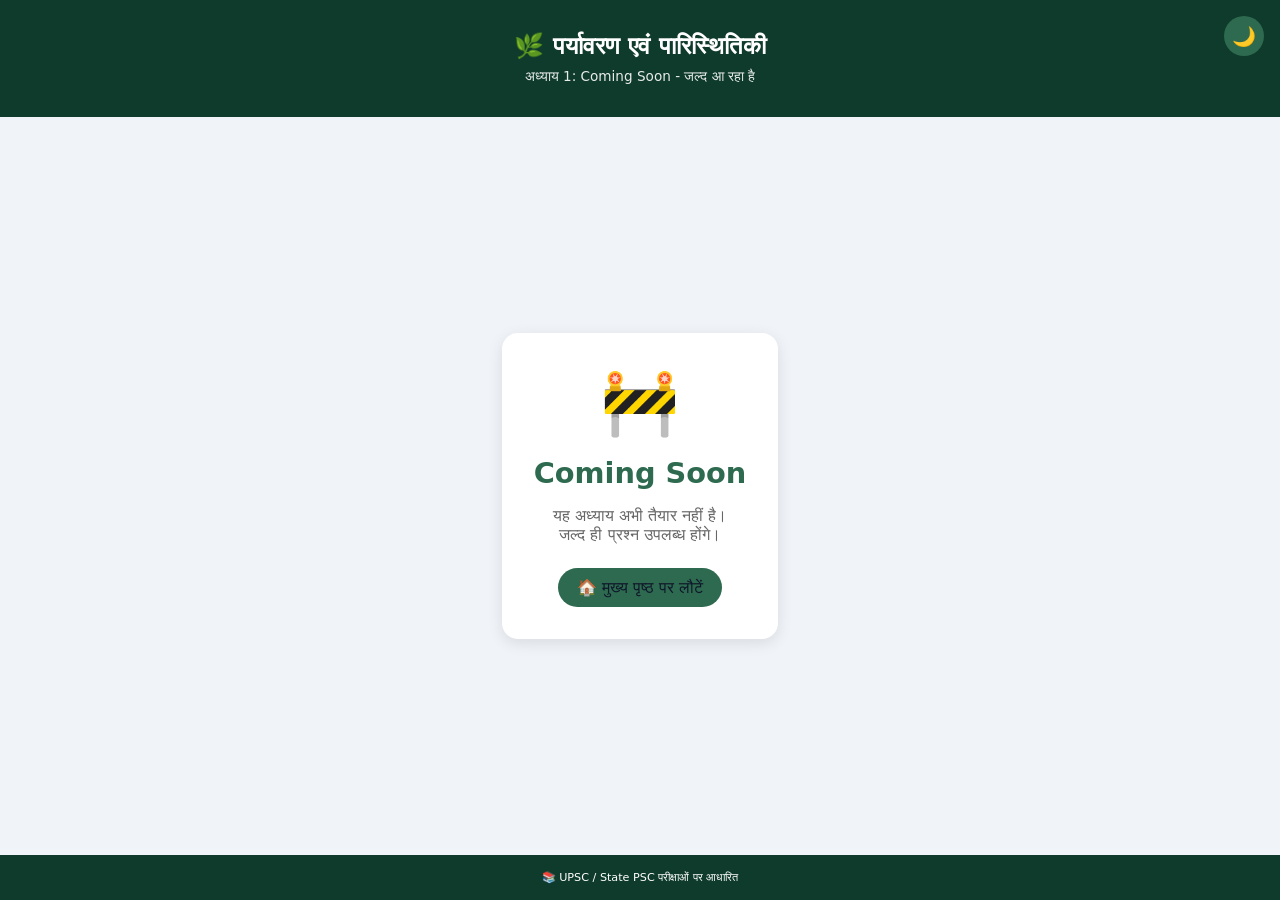
<file: chapter-1/index.html>
<!DOCTYPE html>
<html lang="hi">
<head>
    <meta charset="UTF-8">
    <meta name="viewport" content="width=device-width, initial-scale=1.0">
    <title>अध्याय - Coming Soon | पर्यावरण एवं पारिस्थितिकी</title>
    <style>
        * { margin: 0; padding: 0; box-sizing: border-box; }

        :root {
            --bg: #f0f4f8;
            --card-bg: #ffffff;
            --text: #1e293b;
            --primary: #2d6a4f;
            --header-bg: #0f3b2c;
        }

        body.dark-mode {
            --bg: #0f172a;
            --card-bg: #1e293b;
            --text: #f1f5f9;
            --header-bg: #020617;
        }

        body {
            font-family: 'Segoe UI', system-ui, sans-serif;
            background: var(--bg);
            color: var(--text);
            transition: background 0.3s, color 0.3s;
            min-height: 100vh;
            display: flex;
            flex-direction: column;
        }

        .header {
            background: var(--header-bg);
            color: white;
            padding: 2rem 1rem;
            text-align: center;
        }
        .header h1 { font-size: 1.5rem; margin-bottom: 0.5rem; }
        .header p { font-size: 0.85rem; opacity: 0.9; }

        .dark-toggle {
            position: fixed;
            top: 1rem;
            right: 1rem;
            background: var(--primary);
            color: #0f172a;
            border: none;
            width: 2.5rem;
            height: 2.5rem;
            border-radius: 50%;
            font-size: 1.2rem;
            cursor: pointer;
            z-index: 1000;
        }

        .container {
            flex: 1;
            display: flex;
            justify-content: center;
            align-items: center;
            padding: 2rem;
        }

        .coming-soon-card {
            background: var(--card-bg);
            border-radius: 1rem;
            padding: 2rem;
            text-align: center;
            max-width: 500px;
            margin: 0 auto;
            box-shadow: 0 4px 15px rgba(0,0,0,0.1);
        }

        .coming-soon-icon {
            font-size: 4rem;
            margin-bottom: 1rem;
        }

        .coming-soon-title {
            font-size: 1.8rem;
            font-weight: 700;
            color: var(--primary);
            margin-bottom: 1rem;
        }

        .coming-soon-text {
            font-size: 1rem;
            margin-bottom: 1.5rem;
            color: var(--text-secondary, #666);
        }

        .back-home {
            display: inline-block;
            padding: 0.6rem 1.2rem;
            background: var(--primary);
            color: #0f172a;
            text-decoration: none;
            border-radius: 2rem;
            font-weight: 500;
        }

        .footer {
            text-align: center;
            padding: 1rem;
            background: var(--header-bg);
            color: white;
            font-size: 0.7rem;
        }
    </style>
</head>
<body>

<button class="dark-toggle" id="darkModeToggle">🌙</button>

<div class="header">
    <h1>🌿 पर्यावरण एवं पारिस्थितिकी</h1>
    <p id="chapterInfo">अध्याय - Coming Soon</p>
</div>

<div class="container">
    <div class="coming-soon-card">
        <div class="coming-soon-icon">🚧</div>
        <div class="coming-soon-title">Coming Soon</div>
        <div class="coming-soon-text">
            यह अध्याय अभी तैयार नहीं है।<br>
            जल्द ही प्रश्न उपलब्ध होंगे।
        </div>
        <a href="../index.html" class="back-home">🏠 मुख्य पृष्ठ पर लौटें</a>
    </div>
</div>

<div class="footer">
    <p>📚 UPSC / State PSC परीक्षाओं पर आधारित</p>
</div>

<script>
    function initDarkMode() {
        const saved = localStorage.getItem('darkMode');
        const toggle = document.getElementById('darkModeToggle');
        if (saved === 'enabled') {
            document.body.classList.add('dark-mode');
            toggle.textContent = '☀️';
        } else {
            document.body.classList.remove('dark-mode');
            toggle.textContent = '🌙';
        }
        toggle.addEventListener('click', () => {
            document.body.classList.toggle('dark-mode');
            const isDark = document.body.classList.contains('dark-mode');
            localStorage.setItem('darkMode', isDark ? 'enabled' : 'disabled');
            toggle.textContent = isDark ? '☀️' : '🌙';
        });
    }

    function updateChapterInfo() {
        const path = window.location.pathname;
        const match = path.match(/chapter-(\d+)/);
        if (match) {
            const chapterNum = match[1];
            document.getElementById('chapterInfo').innerHTML = `अध्याय ${chapterNum}: Coming Soon - जल्द आ रहा है`;
        }
    }

    initDarkMode();
    updateChapterInfo();
</script>
</body>
</html>
</file>
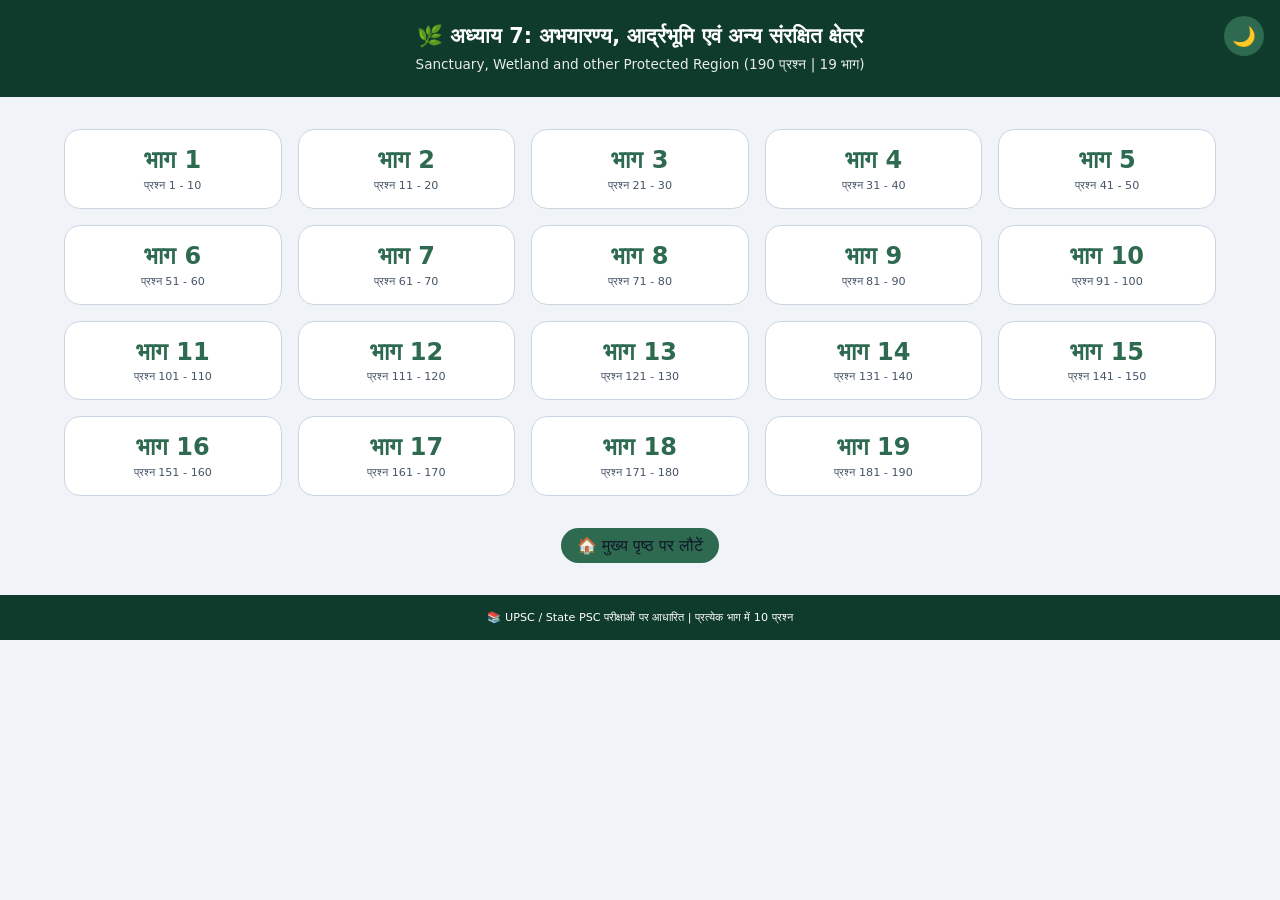
<file: chapter-7/index.html>
<!DOCTYPE html>
<html lang="hi">
<head>
    <meta charset="UTF-8">
    <meta name="viewport" content="width=device-width, initial-scale=1.0">
    <title>अध्याय 7: अभयारण्य, आर्द्रभूमि एवं अन्य संरक्षित क्षेत्र | भाग चुनें</title>
    <link rel="stylesheet" href="style.css">
</head>
<body>

<button class="dark-toggle" id="darkModeToggle">🌙</button>

<div class="header">
    <h1>🌿 अध्याय 7: अभयारण्य, आर्द्रभूमि एवं अन्य संरक्षित क्षेत्र</h1>
    <p>Sanctuary, Wetland and other Protected Region (190 प्रश्न | 19 भाग)</p>
</div>

<div class="container">
    <div class="parts-grid" id="partsGrid"></div>
    <div class="back-home-container">
        <a href="../index.html" class="back-home">🏠 मुख्य पृष्ठ पर लौटें</a>
    </div>
</div>

<div class="footer">
    <p>📚 UPSC / State PSC परीक्षाओं पर आधारित | प्रत्येक भाग में 10 प्रश्न</p>
</div>

<script>
    function initDarkMode() {
        const saved = localStorage.getItem('darkMode');
        const toggle = document.getElementById('darkModeToggle');
        if (saved === 'enabled') {
            document.body.classList.add('dark-mode');
            toggle.textContent = '☀️';
        } else {
            document.body.classList.remove('dark-mode');
            toggle.textContent = '🌙';
        }
        toggle.addEventListener('click', () => {
            document.body.classList.toggle('dark-mode');
            const isDark = document.body.classList.contains('dark-mode');
            localStorage.setItem('darkMode', isDark ? 'enabled' : 'disabled');
            toggle.textContent = isDark ? '☀️' : '🌙';
        });
    }

    function renderParts() {
        const totalParts = 19;
        const questionsPerPart = 10;
        const grid = document.getElementById('partsGrid');
        let html = '';
        for (let i = 1; i <= totalParts; i++) {
            const startQ = (i - 1) * questionsPerPart + 1;
            const endQ = i * questionsPerPart;
            html += `
                <a href="../viewer.html?chapter=7&part=${i}" class="part-card">
                    <div class="part-number">भाग ${i}</div>
                    <div class="part-range">प्रश्न ${startQ} - ${endQ}</div>
                </a>
            `;
        }
        grid.innerHTML = html;
    }

    initDarkMode();
    renderParts();
</script>
</body>
</html>
</file>
<file: chapter-7/style.css>
* { margin: 0; padding: 0; box-sizing: border-box; }

:root {
    --bg: #f0f4f8;
    --card-bg: #ffffff;
    --text: #1e293b;
    --text-secondary: #475569;
    --border: #cbd5e1;
    --primary: #2d6a4f;
    --header-bg: #0f3b2c;
    --btn-shadow: rgba(0,0,0,0.1);
}

body.dark-mode {
    --bg: #0f172a;
    --card-bg: #1e293b;
    --text: #f1f5f9;
    --text-secondary: #cbd5e1;
    --border: #334155;
    --primary: #4ade80;
    --header-bg: #020617;
    --btn-shadow: rgba(0,0,0,0.3);
}

body {
    font-family: 'Segoe UI', 'Noto Sans', system-ui, sans-serif;
    background: var(--bg);
    color: var(--text);
    transition: background 0.3s, color 0.3s;
}

.header {
    background: var(--header-bg);
    color: white;
    padding: 1.5rem;
    text-align: center;
}

.header h1 { font-size: 1.3rem; margin-bottom: 0.5rem; }
.header p { font-size: 0.85rem; opacity: 0.9; }

.dark-toggle {
    position: fixed;
    top: 1rem;
    right: 1rem;
    background: var(--primary);
    color: #0f172a;
    border: none;
    width: 2.5rem;
    height: 2.5rem;
    border-radius: 50%;
    font-size: 1.2rem;
    cursor: pointer;
    z-index: 1000;
}

.container {
    max-width: 1200px;
    margin: 2rem auto;
    padding: 0 1.5rem;
}

.parts-grid {
    display: grid;
    grid-template-columns: repeat(auto-fill, minmax(180px, 1fr));
    gap: 1rem;
}

.part-card {
    background: var(--card-bg);
    border: 1px solid var(--border);
    border-radius: 1rem;
    padding: 1rem;
    text-align: center;
    transition: transform 0.2s, box-shadow 0.2s;
    text-decoration: none;
    display: block;
    color: var(--text);
}

.part-card:hover {
    transform: translateY(-3px);
    box-shadow: 0 8px 16px var(--btn-shadow);
    border-color: var(--primary);
}

.part-number {
    font-size: 1.5rem;
    font-weight: 700;
    color: var(--primary);
    margin-bottom: 0.3rem;
}

.part-range {
    font-size: 0.7rem;
    color: var(--text-secondary);
}

.back-home-container {
    text-align: center;
}

.back-home {
    display: inline-block;
    margin-top: 2rem;
    padding: 0.5rem 1rem;
    background: var(--primary);
    color: #0f172a;
    text-decoration: none;
    border-radius: 2rem;
    font-weight: 500;
    text-align: center;
}

.footer {
    text-align: center;
    padding: 1rem;
    background: var(--header-bg);
    color: white;
    margin-top: 2rem;
    font-size: 0.7rem;
}

@media (max-width: 640px) {
    .parts-grid { grid-template-columns: repeat(auto-fill, minmax(140px, 1fr)); }
    .header h1 { font-size: 1rem; }
}
</file>
